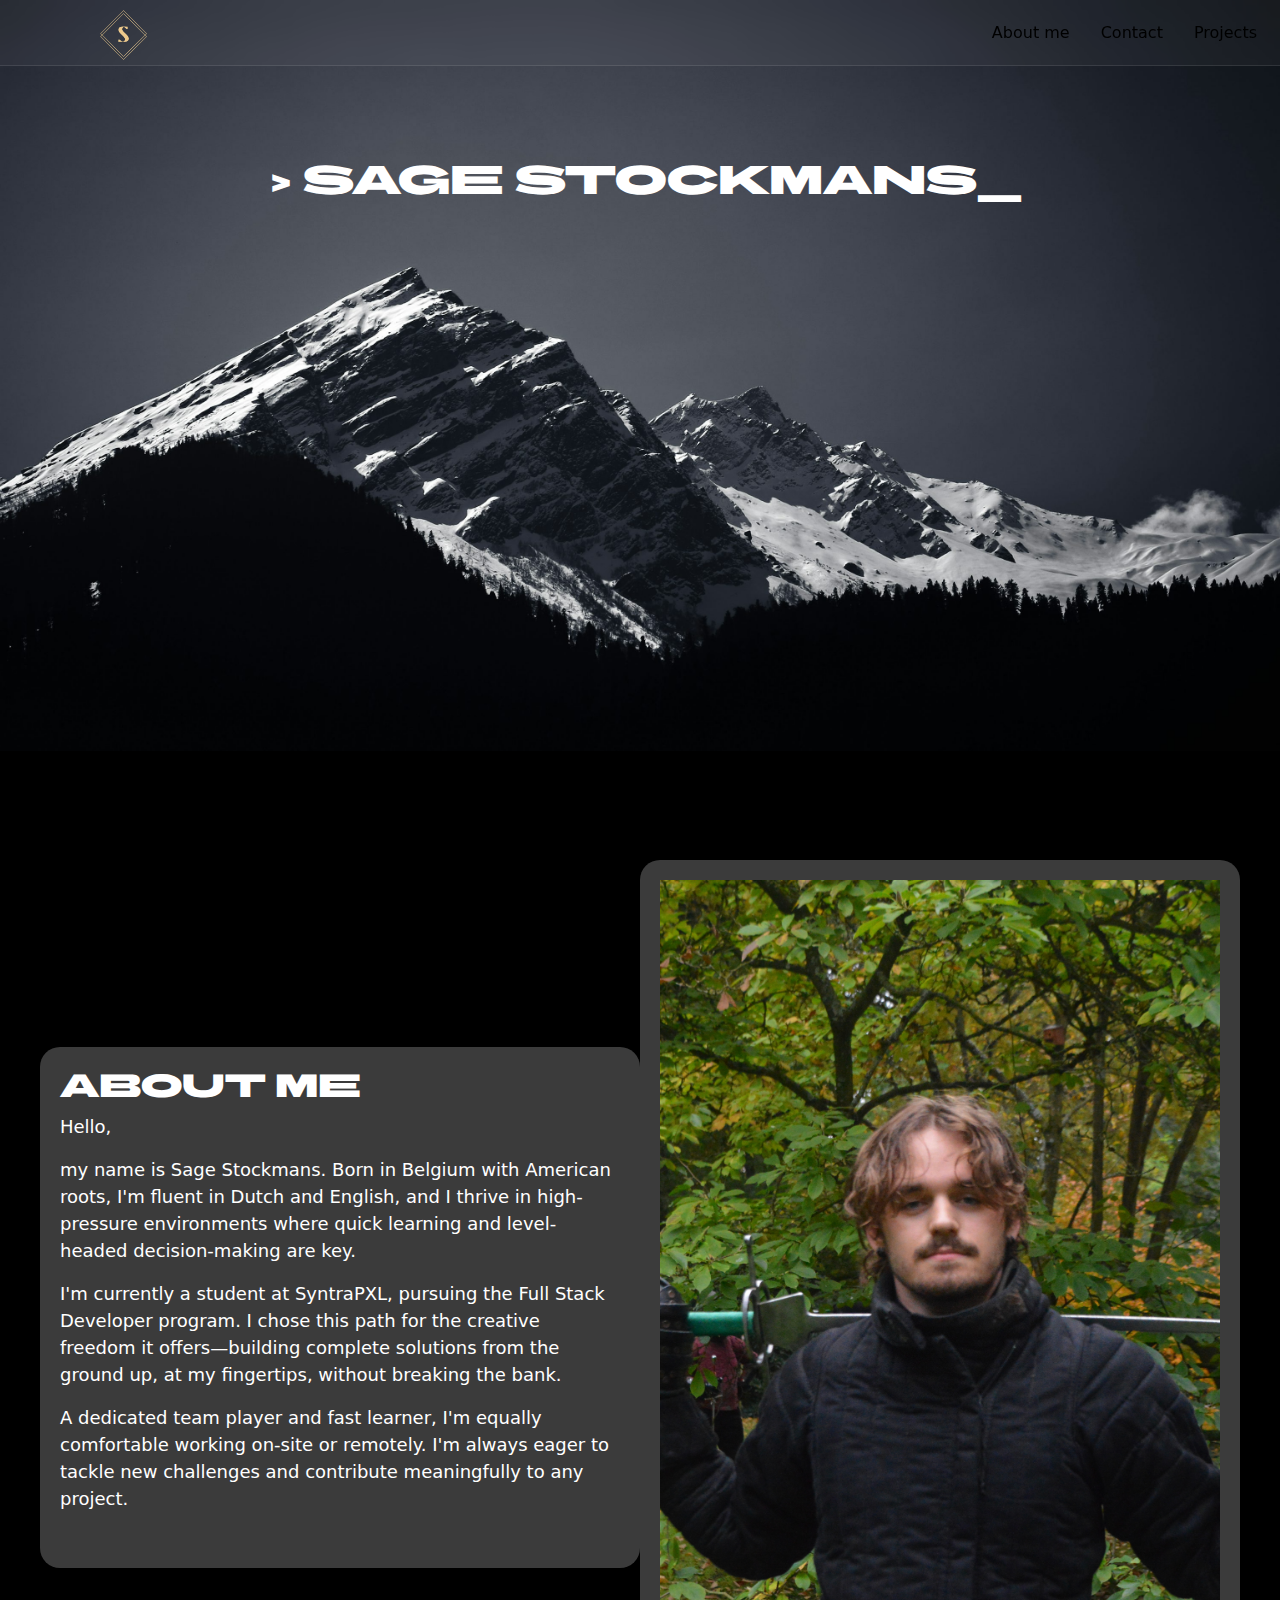
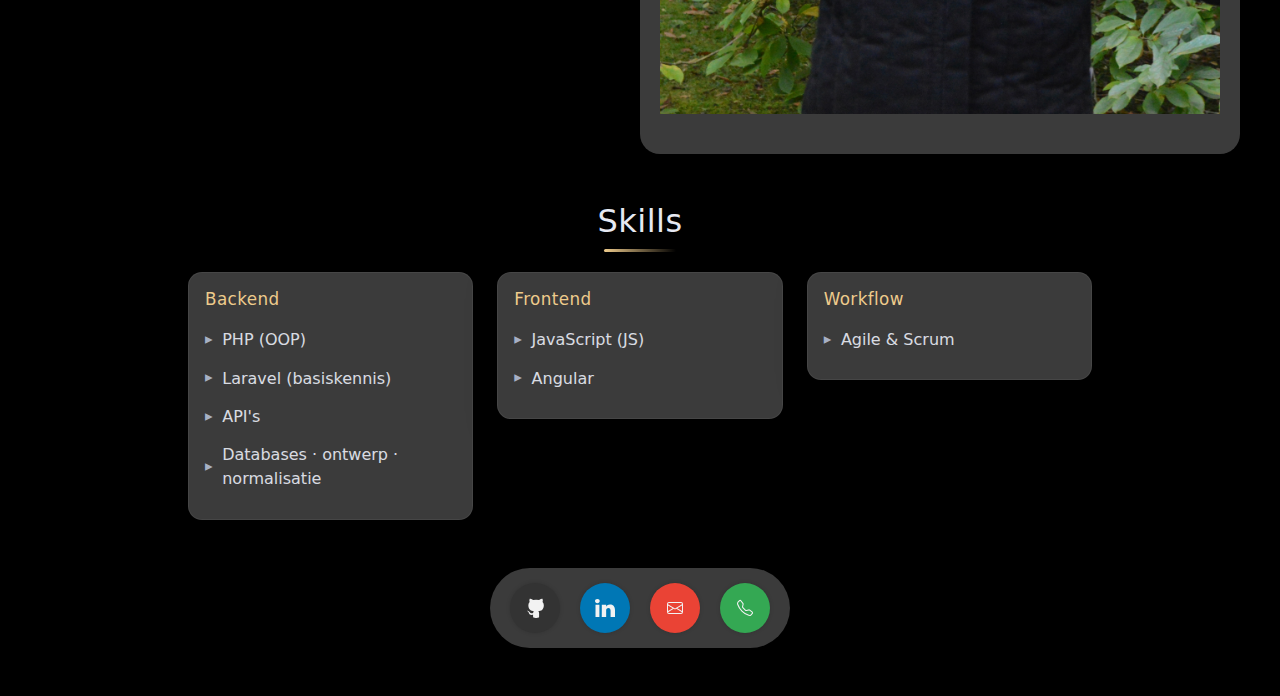
<file: index.html>
<!DOCTYPE html>
<html lang="en">

<head>

  <meta charset="UTF-8">
  <meta name="viewport" content="width=device-width, initial-scale=1.0">
  <title>Sage Stockmans</title>

  <!-- CSS -->
  <link href="https://cdn.jsdelivr.net/npm/bootstrap@5/dist/css/bootstrap.min.css" rel="stylesheet">
  <link rel="stylesheet" href="styles.css">

  <!-- Favicon -->
  <link rel="icon" type="image/png" href="Images/favicon-96x96.png" sizes="96x96" />
  <link rel="icon" type="image/svg+xml" href="Images/favicon.svg" />
  <link rel="shortcut icon" href="Images/favicon.ico" />
  <link rel="apple-touch-icon" sizes="180x180" href="Images/apple-touch-icon.png" />
  <meta name="apple-mobile-web-app-title" content="Sage Stockmans" />
  <link rel="manifest" href="Images/site.webmanifest" />

  <!-- Font -->
  <link rel="preconnect" href="https://fonts.googleapis.com">
  <link rel="preconnect" href="https://fonts.gstatic.com" crossorigin>
  <link href="https://fonts.googleapis.com/css2?family=BBH+Sans+Bartle&display=swap" rel="stylesheet">

</head>

<body class="home" id="home">

  <!-- Top menu -->
  <div class="menu">

    <div>
      <a href="index.html"><img class="image" src="Images/logo-t.png" alt="car" height="50px" width="auto"
          href="#home"></a>
    </div>

    <!-- Navigation menu -->
    <nav class="navbar navbar-expand-lg">

      <button class="navbar-toggler" type="button" data-bs-toggle="collapse" data-bs-target="#navbarNav"
        aria-controls="navbarNav" aria-expanded="false" aria-label="Toggle navigation">
        <span class="navbar-toggler-icon"></span>
      </button>
      <div class="collapse navbar-collapse" id="navbarNav">
        <ul class="navbar-nav">

          <li class="nav-item">
            <a class="nav-link" href="#aboutme">About me</a>
          </li>
          <li class="nav-item">
            <a class="nav-link" href="#con">Contact</a>
          </li>
          <li class="nav-item">
            <a class="nav-link" href="projects.html">Projects</a>
          </li>

        </ul>
      </div>
    </nav>

  </div>


  <!-- Title -->
  <div class="top bbh-sans-bartle-regular">
    <div>
      &gt; Sage Stockmans<span class="cursor">_</span>
    </div>
  </div>


  <div id="aboutme"></div>


  <!-- About me -->
  <div class="about">


    <!-- Title + text -->
    <div class="about-text hp">
      <h2 class="bbh-sans-bartle-regular">About Me</h2>
      <div class="content">
        <p>Hello,</p>
        <p>my name is Sage Stockmans. Born in Belgium with American roots, I'm fluent in Dutch and English, and I thrive
          in high-pressure environments where quick learning and level-headed decision-making are key.</p>
        <p>I'm currently a student at SyntraPXL, pursuing the Full Stack Developer program. I chose this path for the
          creative freedom it offers—building complete solutions from the ground up, at my fingertips, without breaking
          the bank.</p>
        <p>A dedicated team player and fast learner, I'm equally comfortable working on-site or remotely. I'm always
          eager
          to tackle new challenges and contribute meaningfully to any project.</p>
      </div>
    </div>

    <!-- Image -->
    <div class="about-image">
      <img src="Images/DSC_0568.JPG" alt="Sage" class="img-fluid person">
    </div>

  </div>






  <!-- Skills Section -->
  <section class="skills">
    <h2>Skills</h2>

    <div class="container">
      <div class="row g-4">
        <div class="col-md-4">
          <article class="skill-card">
            <h3>Backend</h3>
            <ul>
              <li><span>PHP (OOP)</span></li>
              <li><span>Laravel (basiskennis)</span></li>
              <li><span>API's</span></li>
              <li><span>Databases · ontwerp · normalisatie</span></li>
            </ul>
          </article>
        </div>

        <div class="col-md-4">
          <article class="skill-card">
            <h3>Frontend</h3>
            <ul>
              <li><span>JavaScript (JS)</span></li>
              <li><span>Angular</span></li>
            </ul>
          </article>
        </div>

        <div class="col-md-4">
          <article class="skill-card">
            <h3>Workflow</h3>
            <ul>
              <li><span>Agile & Scrum</span></li>
            </ul>
          </article>
        </div>
      </div>
    </div>
  </section>

  <!-- Contact info -->
  <div class="contact" id="con">
    <div>
      <div class="social-buttons">
        <a href="https://github.com/TheAbyssSage" target="_blank" class="social-button github" aria-label="GitHub">
          <svg class="cf-icon-svg" xmlns="http://www.w3.org/2000/svg" viewBox="-2.5 0 19 19">
            <path
              d="M9.464 17.178a4.506 4.506 0 0 1-2.013.317 4.29 4.29 0 0 1-2.007-.317.746.746 0 0 1-.277-.587c0-.22-.008-.798-.012-1.567-2.564.557-3.105-1.236-3.105-1.236a2.44 2.44 0 0 0-1.024-1.348c-.836-.572.063-.56.063-.56a1.937 1.937 0 0 1 1.412.95 1.962 1.962 0 0 0 2.682.765 1.971 1.971 0 0 1 .586-1.233c-2.046-.232-4.198-1.023-4.198-4.554a3.566 3.566 0 0 1 .948-2.474 3.313 3.313 0 0 1 .091-2.438s.773-.248 2.534.945a8.727 8.727 0 0 1 4.615 0c1.76-1.193 2.532-.945 2.532-.945a3.31 3.31 0 0 1 .092 2.438 3.562 3.562 0 0 1 .947 2.474c0 3.54-2.155 4.32-4.208 4.548a2.195 2.195 0 0 1 .625 1.706c0 1.232-.011 2.227-.011 2.529a.694.694 0 0 1-.272.587z">
            </path>
          </svg>
        </a>

        <a href="https://www.linkedin.com/in/sage-stockmans-91090038b?utm_source=share&utm_campaign=share_via&utm_content=profile&utm_medium=ios_app"
          target="_blank" class="social-button linkedin" aria-label="LinkedIn">
          <svg viewBox="0 -2 44 44" version="1.1" xmlns="http://www.w3.org/2000/svg"
            xmlns:xlink="http://www.w3.org/1999/xlink">
            <g id="Icons" stroke="none" stroke-width="1">
              <g transform="translate(-702.000000, -265.000000)">
                <path
                  d="M746,305 L736.2754,305 L736.2754,290.9384 C736.2754,287.257796 734.754233,284.74515 731.409219,284.74515 C728.850659,284.74515 727.427799,286.440738 726.765522,288.074854 C726.517168,288.661395 726.555974,289.478453 726.555974,290.295511 L726.555974,305 L716.921919,305 C716.921919,305 717.046096,280.091247 716.921919,277.827047 L726.555974,277.827047 L726.555974,282.091631 C727.125118,280.226996 730.203669,277.565794 735.116416,277.565794 C741.21143,277.565794 746,281.474355 746,289.890824 L746,305 L746,305 Z M707.17921,274.428187 L707.117121,274.428187 C704.0127,274.428187 702,272.350964 702,269.717936 C702,267.033681 704.072201,265 707.238711,265 C710.402634,265 712.348071,267.028559 712.41016,269.710252 C712.41016,272.34328 710.402634,274.428187 707.17921,274.428187 L707.17921,274.428187 L707.17921,274.428187 Z M703.109831,277.827047 L711.685795,277.827047 L711.685795,305 L703.109831,305 L703.109831,277.827047 L703.109831,277.827047 Z"
                  id="LinkedIn"></path>
              </g>
            </g>
          </svg>
        </a>

        <a href="mailto:sage.stockmans@pm.me" class="social-button email" aria-label="Email">
          <svg xmlns="http://www.w3.org/2000/svg" width="16" height="16" fill="currentColor" class="bi bi-envelope"
            viewBox="0 0 16 16">
            <path
              d="M0 4a2 2 0 0 1 2-2h12a2 2 0 0 1 2 2v8a2 2 0 0 1-2 2H2a2 2 0 0 1-2-2zm2-1a1 1 0 0 0-1 1v.217l7 4.2 7-4.2V4a1 1 0 0 0-1-1zm13 2.383-4.708 2.825L15 11.105zm-.034 6.876-5.64-3.471L8 9.583l-1.326-.795-5.64 3.47A1 1 0 0 0 2 13h12a1 1 0 0 0 .966-.741M1 11.105l4.708-2.897L1 5.383z" />
          </svg>
        </a>

        <a href="tel:+32460948575" class="social-button phone" aria-label="Phone">
          <svg xmlns="http://www.w3.org/2000/svg" width="16" height="16" fill="currentColor" class="bi bi-telephone"
            viewBox="0 0 16 16">
            <path
              d="M3.654 1.328a.678.678 0 0 0-1.015-.063L1.605 2.3c-.483.484-.661 1.169-.45 1.77a17.6 17.6 0 0 0 4.168 6.608 17.6 17.6 0 0 0 6.608 4.168c.601.211 1.286.033 1.77-.45l1.034-1.034a.678.678 0 0 0-.063-1.015l-2.307-1.794a.68.68 0 0 0-.58-.122l-2.19.547a1.75 1.75 0 0 1-1.657-.459L5.482 8.062a1.75 1.75 0 0 1-.46-1.657l.548-2.19a.68.68 0 0 0-.122-.58zM1.884.511a1.745 1.745 0 0 1 2.612.163L6.29 2.98c.329.423.445.974.315 1.494l-.547 2.19a.68.68 0 0 0 .178.643l2.457 2.457a.68.68 0 0 0 .644.178l2.189-.547a1.75 1.75 0 0 1 1.494.315l2.306 1.794c.829.645.905 1.87.163 2.611l-1.034 1.034c-.74.74-1.846 1.065-2.877.702a18.6 18.6 0 0 1-7.01-4.42 18.6 18.6 0 0 1-4.42-7.009c-.362-1.03-.037-2.137.703-2.877z" />
          </svg>
        </a>
      </div>

    </div>

  </div>

  <br>
  <script src="https://cdn.jsdelivr.net/npm/bootstrap@5/dist/js/bootstrap.bundle.min.js"></script>
</body>

</html>
</file>
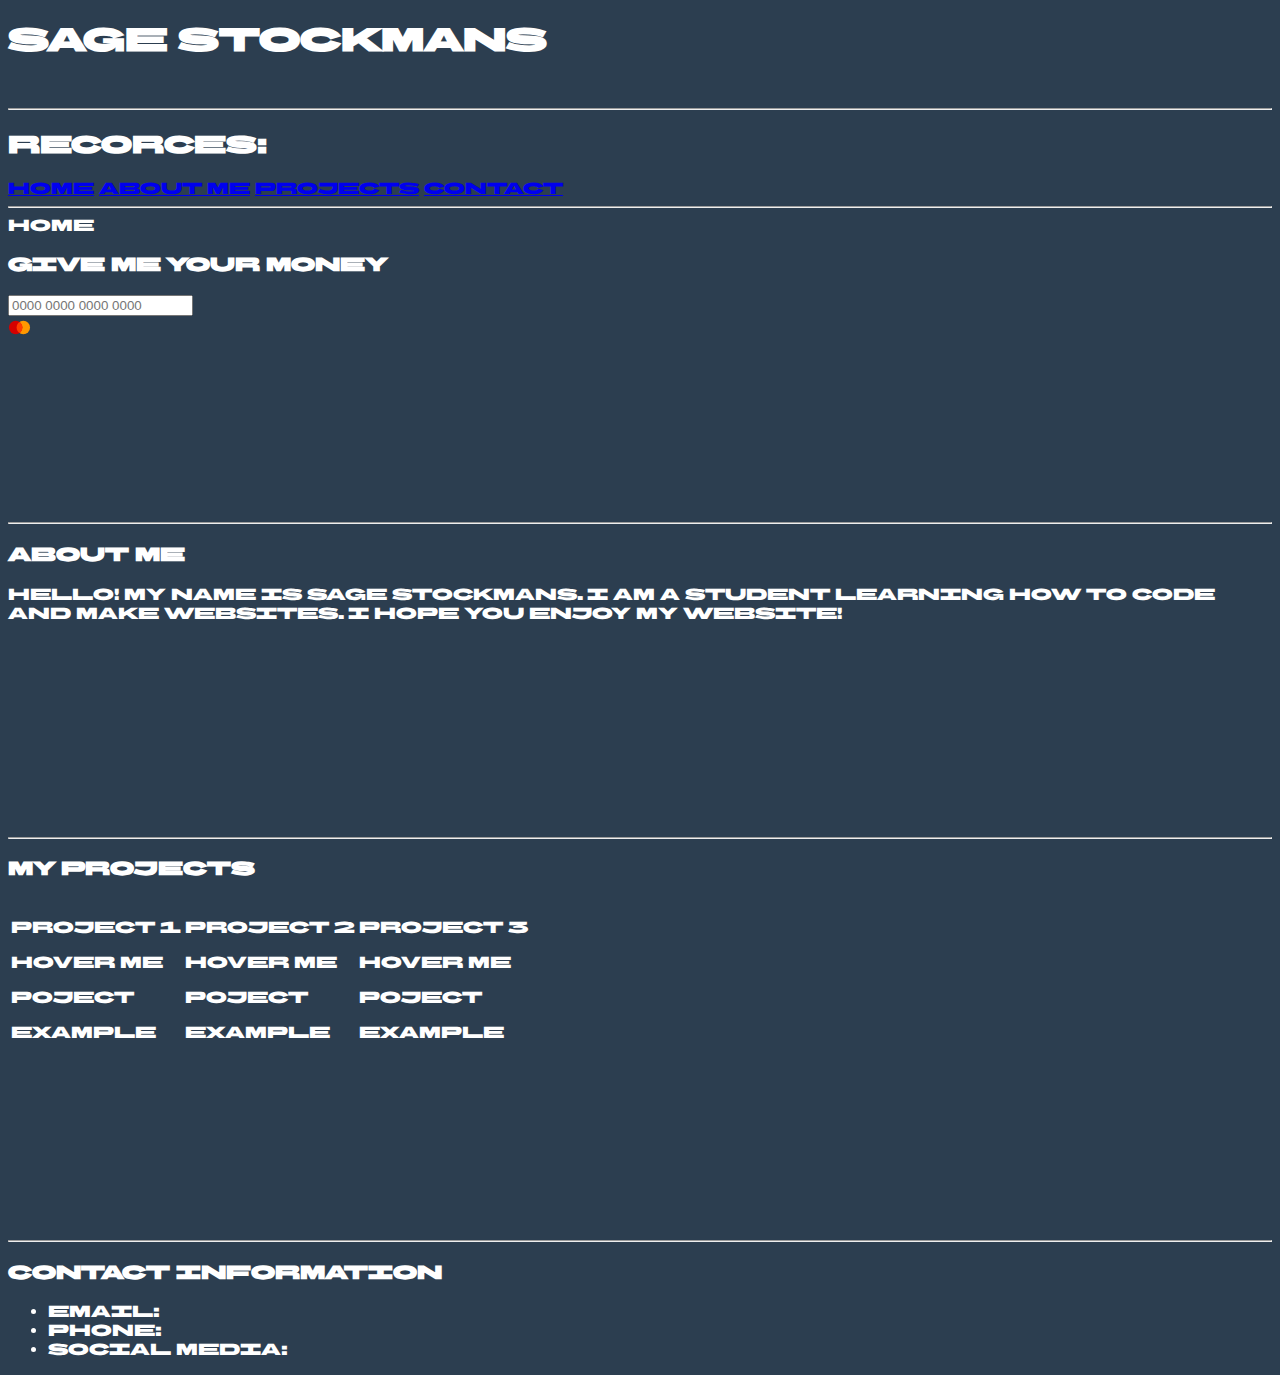
<file: 2.html>
<!DOCTYPE html>
<html lang="en">
<head>
    <meta charset="UTF-8">
    <meta name="viewport" content="width=device-width, initial-scale=1.0">
    <title>Document</title>

        <link rel="preconnect" href="https://fonts.googleapis.com">
        <link rel="preconnect" href="https://fonts.gstatic.com" crossorigin>
        <link href="https://fonts.googleapis.com/css2?family=BBH+Sans+Bartle&display=swap" rel="stylesheet">

    <link rel="stylesheet" href="index.css">

    <style>
        body {
            color: white
        }


    </style>

</head>

<body style="background-color: #2c3e50; font-family: 'BBH Sans Bartle', sans-serif;">
    
    <h1 id="title">Sage Stockmans</h1>

    <br>

        <hr>

    <h2>
        Recorces:
    </h2>

    <dev>
        <a href="#home">HOME</a>
	    <a href="#aboutme">ABOUT ME</a>
        <a href="#projects">PROJECTS</a>
	    <a href="#contact">CONTACT</a>
    </dev>

        <hr>

    <div id="home">Home<div>

        <h3>Give Me Your Money</h3>

        <div class="InputContainer">
            <input placeholder="0000 0000 0000 0000" id="input" class="input" name="text" type="text">
                <div class="visaCard">
                <svg viewBox="0 0 48 48" height="23" width="23" y="0px" x="0px" xmlns="http://www.w3.org/2000/svg" class="logo">
            <path d="M32 10A14 14 0 1 0 32 38A14 14 0 1 0 32 10Z" fill="#ff9800"></path><path d="M16 10A14 14 0 1 0 16 38A14 14 0 1 0 16 10Z" fill="#d50000"></path><path d="M18,24c0,4.755,2.376,8.95,6,11.48c3.624-2.53,6-6.725,6-11.48s-2.376-8.95-6-11.48 C20.376,15.05,18,19.245,18,24z" fill="#ff3d00"></path>
            </svg>
        </div>

</div>

        <br>

        <br>

        <br>

        <br>

        <br>

        <br>

        <br>

        <br>

        <br>

            <hr>

    <div id="aboutme"><h3>About Me</h3></div>
    <table>
        <p id="">
            Hello! My name is Sage Stockmans. I am a student learning how to code and make websites. I hope you enjoy my website!
        </p>
    </table>

        <br>

        <br>

        <br>

        <br>

        <br>

        <br>

        <br>

        <br>

        <br>

        <br>

            <hr>

    <div id="projects"><h3>My Projects</h3></div>
        
        <table>
            <tr>
                <td>
                    <div class="flip-card">
                        <div class="flip-card-inner">
                            <div class="flip-card-front">
                                <p class="title">PROJECT 1</p>
                                <p>Hover Me</p>
                            </div>
                            <div class="flip-card-back">
                                <p class="title">Poject</p>
                                <p>Example</p>
                            </div>
                        </div>
                    </div>
                </td>

                <td>
                    <div class="flip-card">
                        <div class="flip-card-inner">
                            <div class="flip-card-front">
                                <p class="title">PROJECT 2</p>
                                <p>Hover Me</p>
                            </div>
                            <div class="flip-card-back">
                                <p class="title">Poject</p>
                                <p>Example</p>
                            </div>
                        </div>
                    </div>
                </td>

                <td>
                    <div class="flip-card">
                        <div class="flip-card-inner">
                            <div class="flip-card-front">
                                <p class="title">PROJECT 3</p>
                                <p>Hover Me</p>
                            </div>
                            <div class="flip-card-back">Poject</p>
                                <p>Example</p>
                            </div>
                        </div>
                    </div>

            </tr>
        </table>

        <br>

        <br>

        <br>

        <br>

        <br>

        <br>

        <br>

        <br>

        <br>

            <hr>

    <div id="contact"><h3>Contact Information</h3></div>
        <ul>
            <li>Email:</li>
            <li>Phone:</li>
            <li>Social Media:</li>
        </ul>

</body>
</html>
</file>
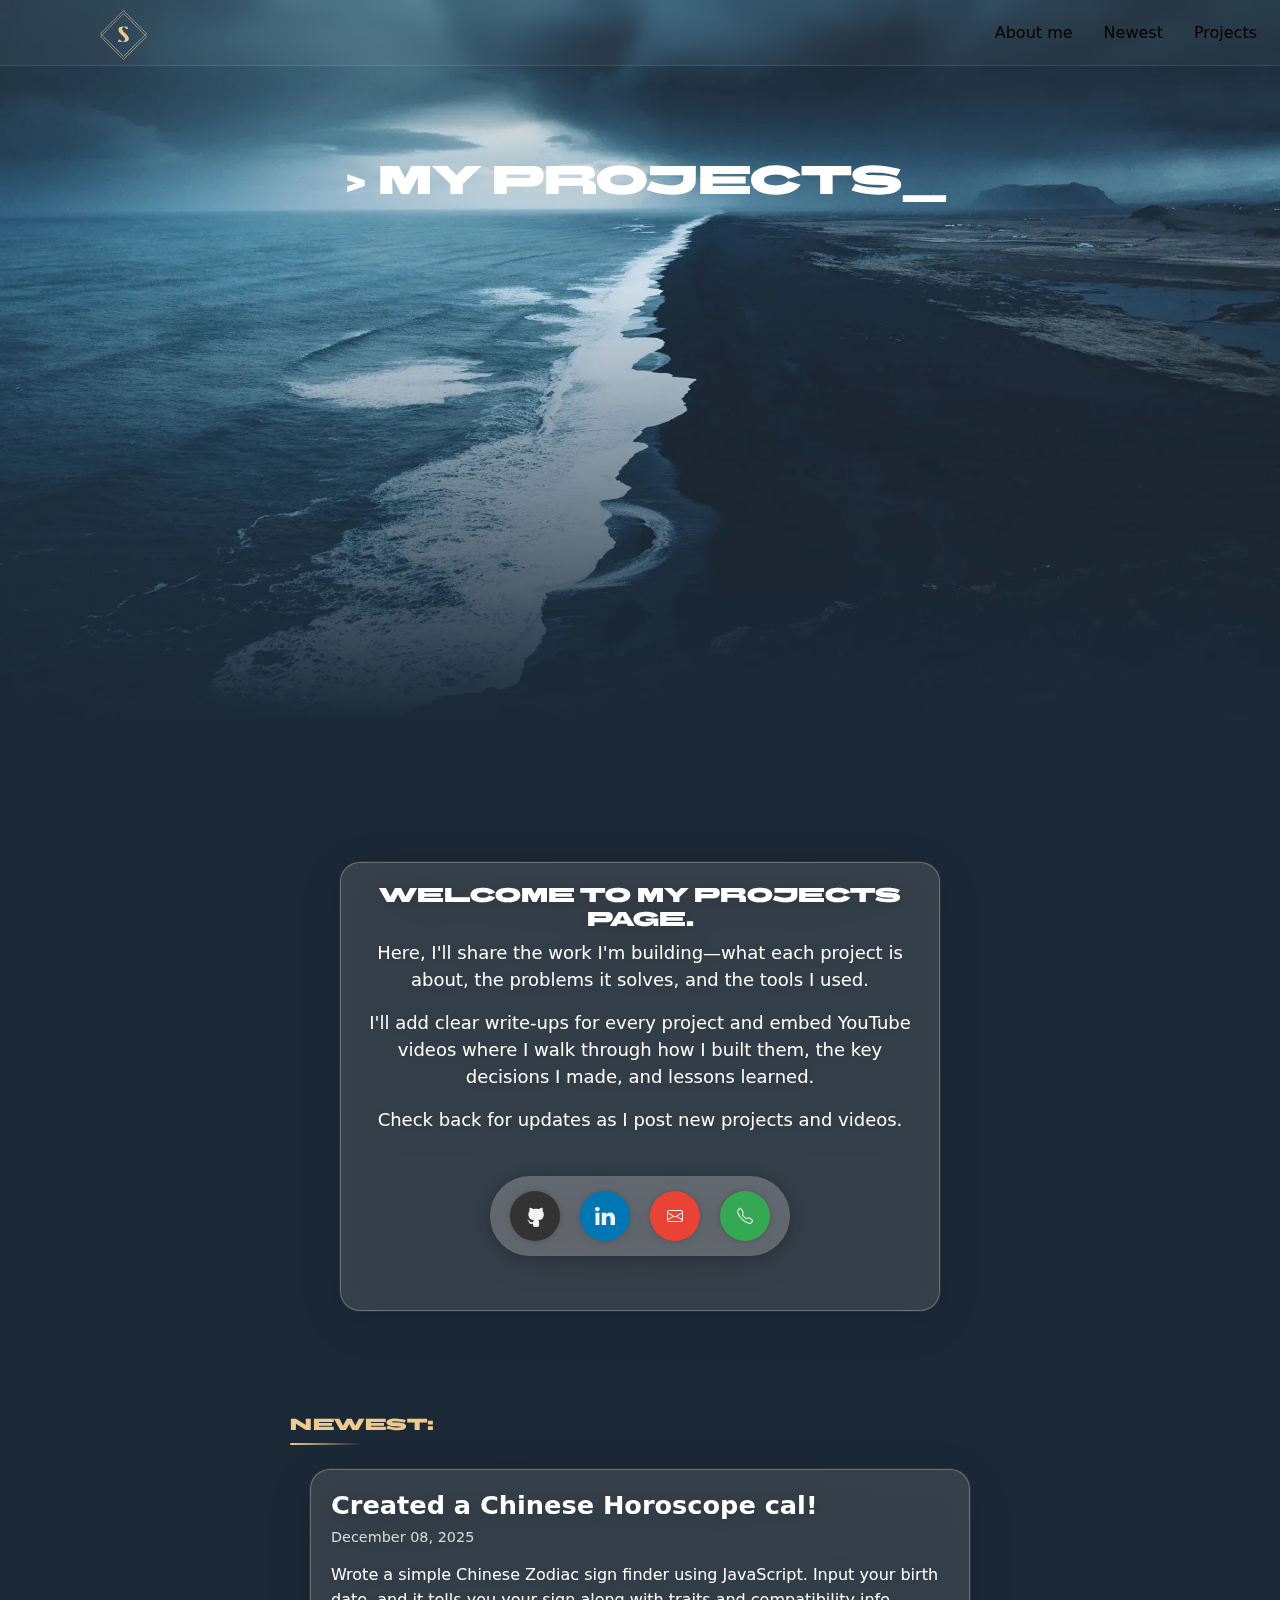
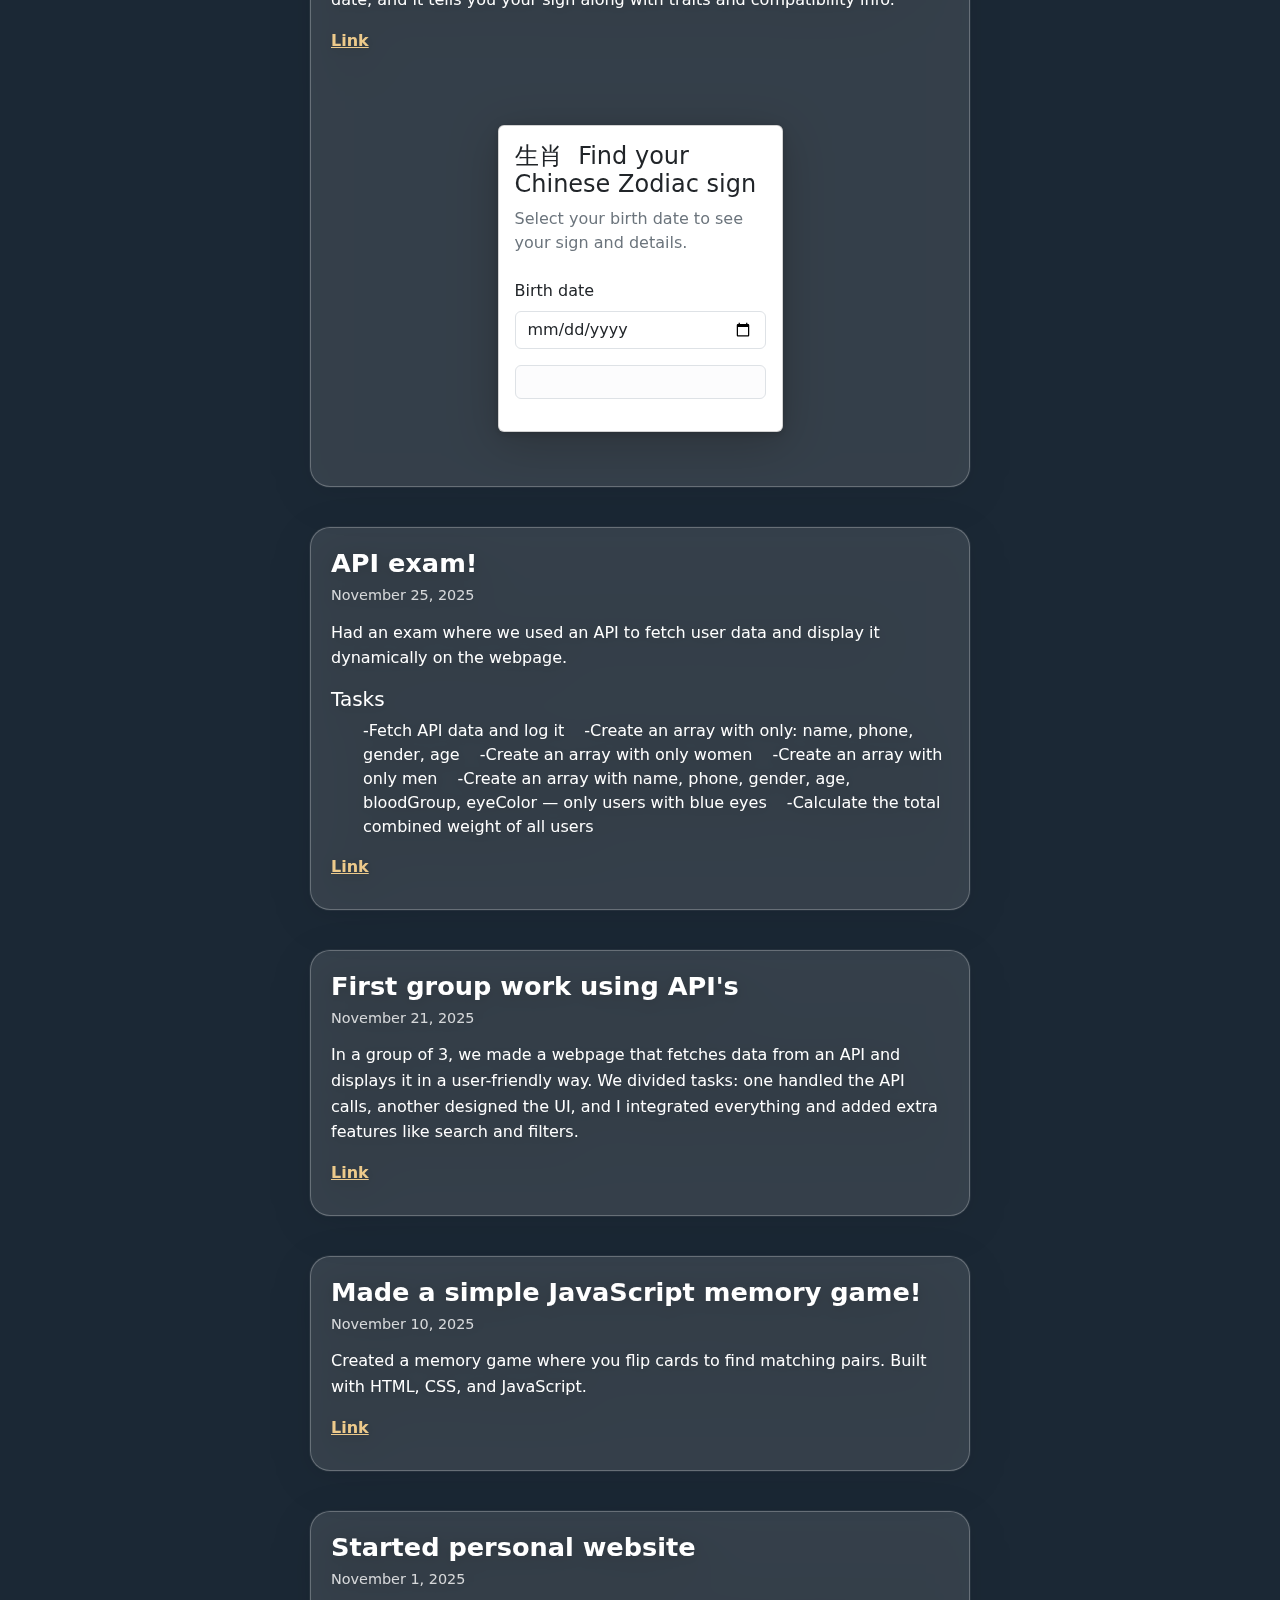
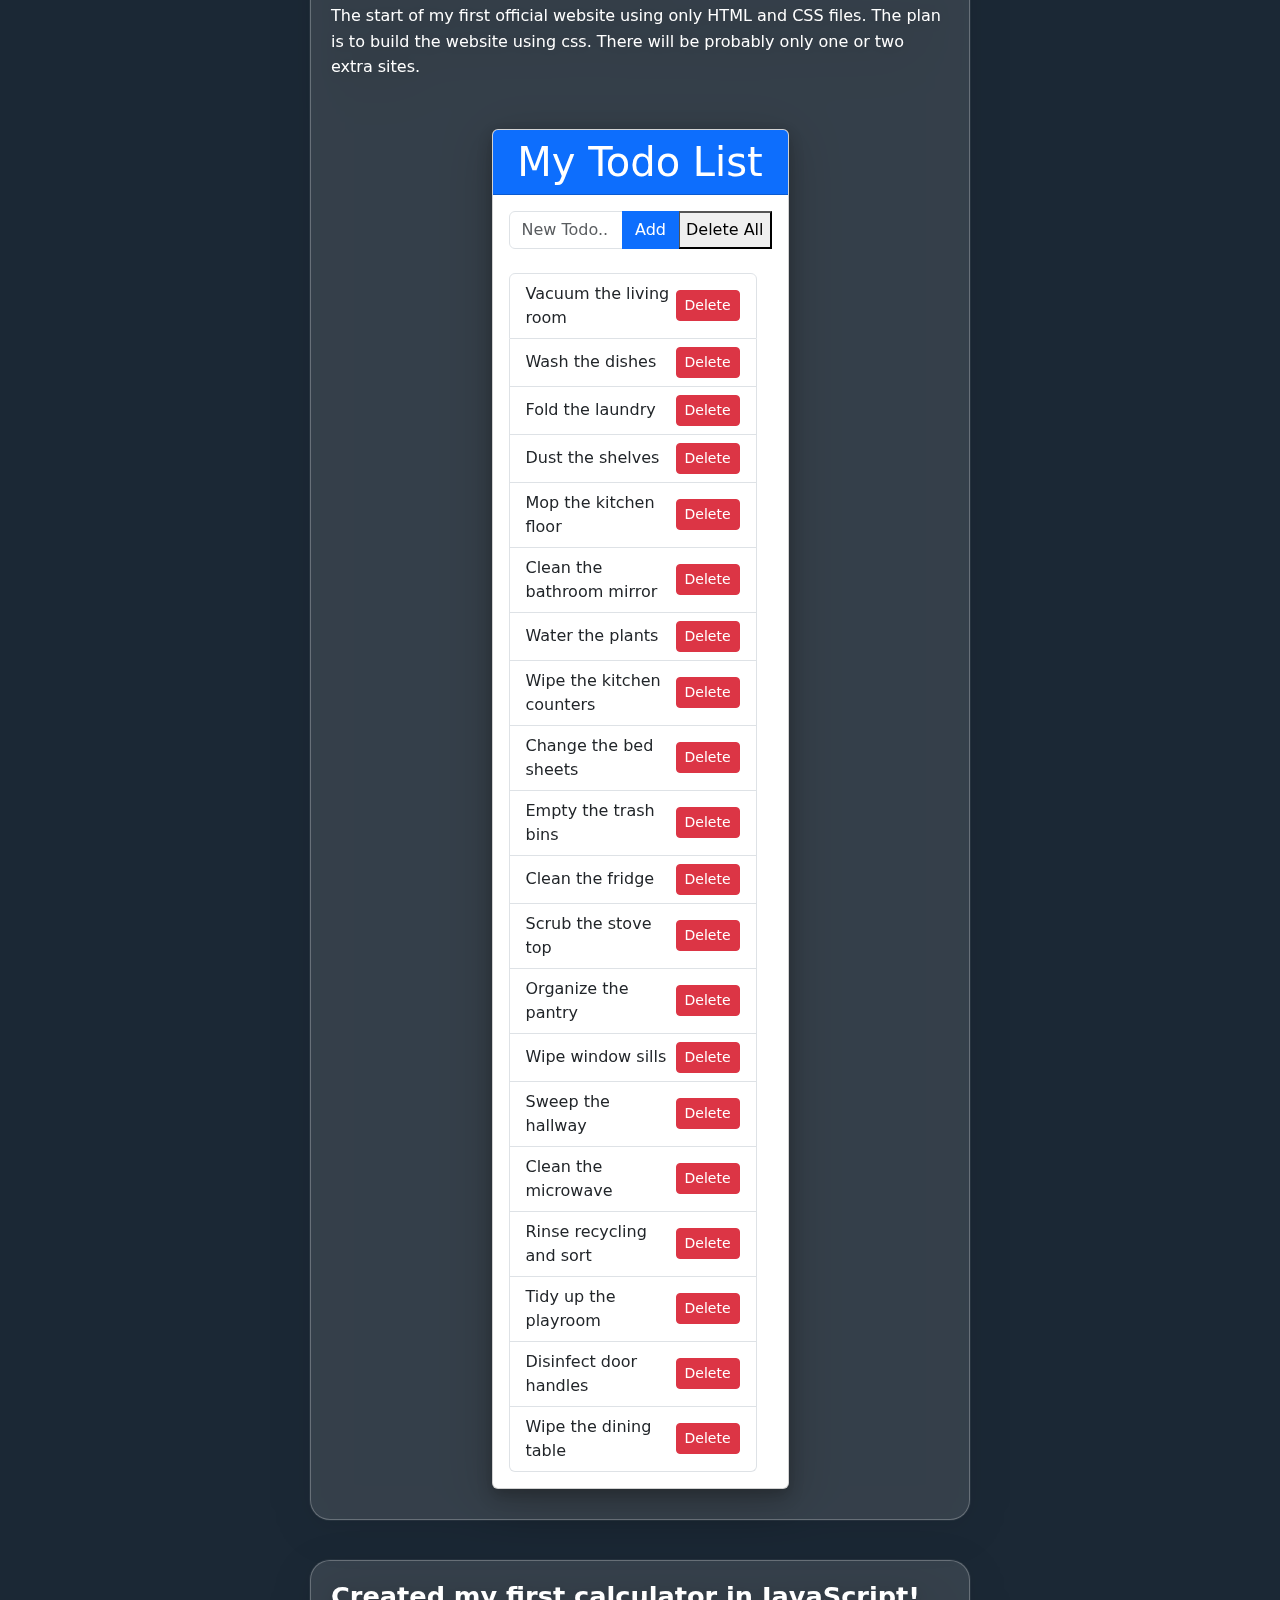
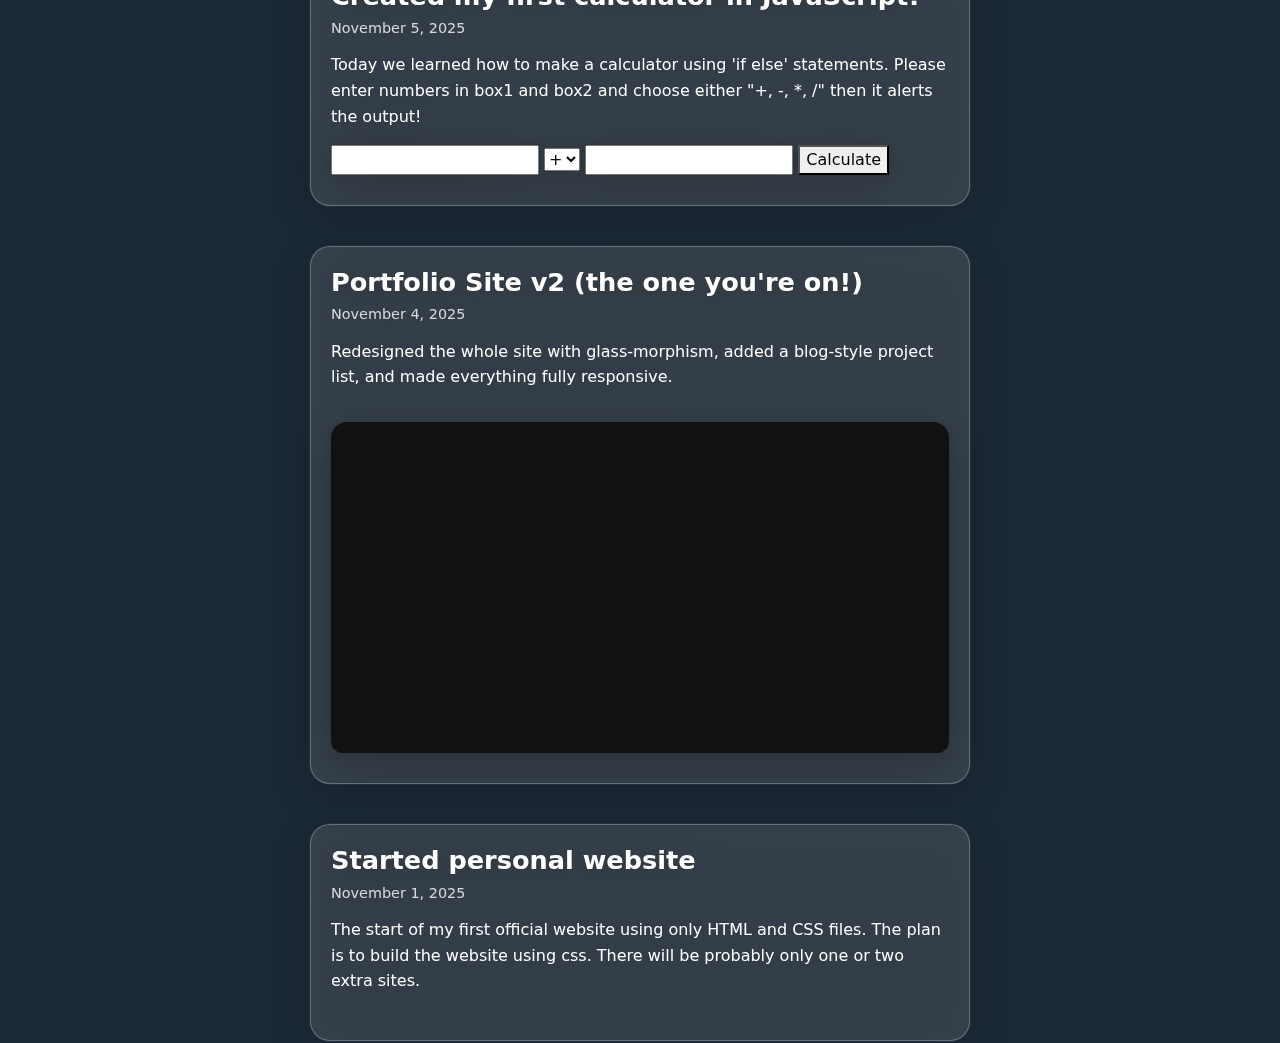
<file: projects.html>
<!DOCTYPE html>
<html lang="en">

<head>
    <meta charset="UTF-8">
    <meta name="viewport" content="width=device-width, initial-scale=1.0">

    <title>Projects - Sage Stockmans</title>

    <link rel="stylesheet" href="styles.css">
    <link href="https://cdn.jsdelivr.net/npm/bootstrap@5/dist/css/bootstrap.min.css" rel="stylesheet">


    <!-- Favicon -->
    <link rel="icon" type="image/png" href="Images/favicon-96x96.png" sizes="96x96" />
    <link rel="icon" type="image/svg+xml" href="Images/favicon.svg" />
    <link rel="shortcut icon" href="Images/favicon.ico" />
    <link rel="apple-touch-icon" sizes="180x180" href="Images/apple-touch-icon.png" />
    <meta name="apple-mobile-web-app-title" content="Sage Stockmans" />
    <link rel="manifest" href="Images/web-app-manifest-512x512.png" />

    <!-- Font -->
    <link rel="preconnect" href="https://fonts.googleapis.com">
    <link rel="preconnect" href="https://fonts.gstatic.com" crossorigin>
    <link href="https://fonts.googleapis.com/css2?family=BBH+Sans+Bartle&display=swap" rel="stylesheet">
</head>

<body class="projects_home" id="projects">

    <!-- Top menu -->
    <div class="menu">

        <div class="homeback">
            <a href="index.html"><img class="image" src="Images/logo-t.png" alt="car" height="50px" width="auto"
                    href="#home"></a>
        </div>

        <!-- Navigation menu -->
        <nav class="navbar navbar-expand-lg">

            <button class="navbar-toggler" type="button" data-bs-toggle="collapse" data-bs-target="#navbarNav"
                aria-controls="navbarNav" aria-expanded="false" aria-label="Toggle navigation">
                <span class="navbar-toggler-icon"></span>
            </button>
            <div class="collapse navbar-collapse" id="navbarNav">
                <ul class="navbar-nav">
                    <li class="nav-item">
                        <a class="nav-link" href="index.html">About me</a>
                    </li>
                    <li class="nav-item">
                        <a class="nav-link" href="#contact">Newest</a>
                    </li>
                    <li class="nav-item">
                        <a class="nav-link" href="projects.html">Projects</a>
                    </li>
                </ul>
            </div>
        </nav>

    </div>

    <!-- Title -->
    <div class="top">
        <div class="bbh-sans-bartle-regular">
            &gt; My Projects<span class="cursor">_</span>
        </div>
    </div>

    <!-- Explanation -->
    <div class="projects" style="text-align: center">
        <div>
            <h5 class="bbh-sans-bartle-regular" style="margin-left: auto; margin-right: auto;">Welcome to my Projects
                page.</h5>
            <p>Here, I'll share the work I'm building—what each project is about, the
                problems it solves, and the tools I used. </p>
            <p>I'll add clear write-ups for every project and embed YouTube videos where I walk through how I built
                them, the key decisions I made, and lessons learned. </p>
            <p style="margin-left: auto; margin-right: auto;">Check back for updates as I post new projects and videos.
            </p>

            <br>

            <!-- Contact info directly under intro -->
            <div class="contact" id="contact" style="margin-left: auto; margin-right: auto;">
                <div>
                    <div class="social-buttons">
                        <a href="https://github.com/TheAbyssSage" target="_blank" rel="noopener noreferrer"
                            class="social-button github" aria-label="GitHub">
                            <svg class="cf-icon-svg" viewBox="-2.5 0 19 19">
                                <path
                                    d="M9.464 17.178a4.506 4.506 0 0 1-2.013.317 4.29 4.29 0 0 1-2.007-.317.746.746 0 0 1-.277-.587c0-.22-.008-.798-.012-1.567-2.564.557-3.105-1.236-3.105-1.236a2.44 2.44 0 0 0-1.024-1.348c-.836-.572.063-.56.063-.56a1.937 1.937 0 0 1 1.412.95 1.962 1.962 0 0 0 2.682.765 1.971 1.971 0 0 1 .586-1.233c-2.046-.232-4.198-1.023-4.198-4.554a3.566 3.566 0 0 1 .948-2.474 3.313 3.313 0 0 1 .091-2.438s.773-.248 2.534.945a8.727 8.727 0 0 1 4.615 0c1.76-1.193 2.532-.945 2.532-.945a3.31 3.31 0 0 1 .092 2.438 3.562 3.562 0 0 1 .947 2.474c0 3.54-2.155 4.32-4.208 4.548a2.195 2.195 0 0 1 .625 1.706c0 1.232-.011 2.227-.011 2.529a.694.694 0 0 1-.272.587z">
                                </path>
                            </svg>
                        </a>

                        <a href="https://www.linkedin.com/in/sage-stockmans-91090038b?utm_source=share&utm_campaign=share_via&utm_content=profile&utm_medium=ios_app"
                            target="_blank" rel="noopener noreferrer" class="social-button linkedin"
                            aria-label="LinkedIn">
                            <svg viewBox="0 -2 44 44" version="1.1">
                                <g id="Icons" stroke="none" stroke-width="1">
                                    <g transform="translate(-702.000000, -265.000000)">
                                        <path
                                            d="M746,305 L736.2754,305 L736.2754,290.9384 C736.2754,287.257796 734.754233,284.74515 731.409219,284.74515 C728.850659,284.74515 727.427799,286.440738 726.765522,288.074854 C726.517168,288.661395 726.555974,289.478453 726.555974,290.295511 L726.555974,305 L716.921919,305 C716.921919,305 717.046096,280.091247 716.921919,277.827047 L726.555974,277.827047 L726.555974,282.091631 C727.125118,280.226996 730.203669,277.565794 735.116416,277.565794 C741.21143,277.565794 746,281.474355 746,289.890824 L746,305 L746,305 Z M707.17921,274.428187 L707.117121,274.428187 C704.0127,274.428187 702,272.350964 702,269.717936 C702,267.033681 704.072201,265 707.238711,265 C710.402634,265 712.348071,267.028559 712.41016,269.710252 C712.41016,272.34328 710.402634,274.428187 707.17921,274.428187 L707.17921,274.428187 L707.17921,274.428187 Z M703.109831,277.827047 L711.685795,277.827047 L711.685795,305 L703.109831,305 L703.109831,277.827047 L703.109831,277.827047 Z"
                                            id="LinkedIn"></path>
                                    </g>
                                </g>
                            </svg>
                        </a>

                        <a href="mailto:sage.stockmans@pm.me" class="social-button email" aria-label="Email">
                            <svg width="16" height="16" fill="currentColor" class="bi bi-envelope" viewBox="0 0 16 16">
                                <path
                                    d="M0 4a2 2 0 0 1 2-2h12a2 2 0 0 1 2 2v8a2 2 0 0 1-2 2H2a2 2 0 0 1-2-2zm2-1a1 1 0 0 0-1 1v.217l7 4.2 7-4.2V4a1 1 0 0 0-1-1zm13 2.383-4.708 2.825L15 11.105zm-.034 6.876-5.64-3.471L8 9.583l-1.326-.795-5.64 3.47A1 1 0 0 0 2 13h12a1 1 0 0 0 .966-.741M1 11.105l4.708-2.897L1 5.383z" />
                            </svg>
                        </a>

                        <a href="tel:+32460948575" class="social-button phone" aria-label="Phone">
                            <svg width="16" height="16" fill="currentColor" class="bi bi-telephone" viewBox="0 0 16 16">
                                <path
                                    d="M3.654 1.328a.678.678 0 0 0-1.015-.063L1.605 2.3c-.483.484-.661 1.169-.45 1.77a17.6 17.6 0 0 0 4.168 6.608 17.6 17.6 0 0 0 6.608 4.168c.601.211 1.286.033 1.77-.45l1.034-1.034a.678.678 0 0 0-.063-1.015l-2.307-1.794a.68.68 0 0 0-.58-.122l-2.19.547a1.75 1.75 0 0 1-1.657-.459L5.482 8.062a1.75 1.75 0 0 1-.46-1.657l.548-2.19a.68.68 0 0 0-.122-.58zM1.884.511a1.745 1.745 0 0 1 2.612.163L6.29 2.98c.329.423.445.974.315 1.494l-.547 2.19a.68.68 0 0 0 .178.643l2.457 2.457a.68.68 0 0 0 .644.178l2.189-.547a1.75 1.75 0 0 1 1.494.315l2.306 1.794c.829.645.905 1.87.163 2.611l-1.034 1.034c-.74.74-1.846 1.065-2.877.702a18.6 18.6 0 0 1-7.01-4.42 18.6 18.6 0 0 1-4.42-7.009c-.362-1.03-.037-2.137.703-2.877z" />
                            </svg>
                        </a>
                    </div>
                </div>
            </div>
        </div>

    </div>

    <!-- label outside, but aligned to card width -->
    <div class="newest-label"
        style="width: min(700px, 90%); margin: 8px auto 12px; text-align: left; color: #EECB8C; font-family: 'BBH Sans Bartle', sans-serif; margin-bottom: -90px; margin-top: 100px;">
        Newest:</div>





    <!--  BLOG LIST (newest on top) -->
    <section class="projects blog-list">

        <!-- --- -->

        <!-- article -->
        <article class="project-entry">
            <h2 class="entry-title">Started personal website</h2>
            <time class="entry-date" datetime="2025-11-01">November 1, 2025</time>

            <p class="entry-text">
                The start of my first official website using only HTML and CSS files. The plan is to build the website
                using css. There will be probably only one or two extra sites.
            </p>

        </article>

        <!-- --- -->

        <!-- article -->
        <article class="project-entry">
            <h2 class="entry-title">Portfolio Site v2 (the one you're on!)</h2>
            <time class="entry-date" datetime="2025-11-04">November 4, 2025</time>

            <p class="entry-text">
                Redesigned the whole site with glass-morphism, added a blog-style project list,
                and made everything fully responsive.
            </p>

            <div class="youtube-wrapper">

                <!-- In your page (e.g., index.html) -->

                <div
                    style="position:relative; width:100%; max-width:900px; margin:16px 0; aspect-ratio:16/9; border-radius:16px; overflow:hidden; background:#111;">
                    <iframe width="560" height="315" src="https://www.youtube.com/embed/fIXSV_l7MtA?si=15npKkkn13fpnR0g"
                        title="YouTube video player" frameborder="0"
                        allow="accelerometer; autoplay; clipboard-write; encrypted-media; gyroscope; picture-in-picture; web-share"
                        referrerpolicy="strict-origin-when-cross-origin" allowfullscreen></iframe>
                </div>

                <br>

                <p style="margin:8px 0;">
                    If the video doesn't load, open directly:
                    <a href="https://www.youtube.com/watch?v=fIXSV_l7MtA&t=1s" target="_blank" rel="noopener noreferrer"
                        style="color: #EECB8C;">Watch on
                        YouTube</a>
                </p>
        </article>

        <!-- --- -->

        <!-- article -->
        <article class="project-entry">
            <h2 class="entry-title">Created my first calculator in JavaScript!</h2>
            <time class="entry-date" datetime="2025-11-05">November 5, 2025</time>

            <p class="entry-text">
                Today we learned how to make a calculator using 'if else' statements. Please enter numbers in box1 and
                box2 and choose either "+, -, *, /" then it alerts the output!
            </p>

            <!-- Calculater -->
            <div>
                <input class="box1" id="input1">

                <!-- Options -->
                <select id="operator">
                    <option value="+">+</option>
                    <option value="-">-</option>
                    <option value="*">*</option>
                    <option value="/">/</option>
                </select>

                <input class="box2" id="input2">

                <button onclick="calculate()">Calculate</button>
            </div>
        </article>

        <!-- --- -->

        <!-- article -->
        <article class="project-entry">
            <h2 class="entry-title">Started personal website</h2>
            <time class="entry-date" datetime="2025-11-01">November 1, 2025</time>

            <p class="entry-text">
                The start of my first official website using only HTML and CSS files. The plan is to build the website
                using css. There will be probably only one or two extra sites.
            </p>

            <hr>

            <div style="width: 100%; margin-left: auto; margin-right: auto;">
                <div class="row justify-content-center">
                    <div class="col-md-6">
                        <div class="card shadow">
                            <div class="card-header bg-primary text-white">
                                <h1 class="text-center mb-0">My Todo List</h1>
                            </div>
                            <div class="card-body">
                                <!-- Input form to add new todos -->
                                <div class="input-group mb-4">
                                    <input type="text" id="todoInput" class="form-control" placeholder="New Todo..."
                                        aria-label="New todo item">
                                    <button class="btn btn-primary" type="button" id="addBtn">
                                        Add
                                    </button>
                                    <button onclick="clearAllTodos()" class="delAll" type="button" id="delBtn">
                                        Delete All
                                    </button>
                                </div>

                                <!-- List to display todos -->
                                <ul id="todoList" class="list-group">
                                    <!-- Todo items will be dynamically added here -->
                                    <li>. . .</li>
                                </ul>
                            </div>
                        </div>
                    </div>
                </div>

        </article>

        <!-- --- -->

        <!-- article -->
        <article class="project-entry">
            <h2 class="entry-title">Made a simple JavaScript memory game!</h2>
            <time class="entry-date" datetime="2025-11-10">November 10, 2025</time>

            <p class="entry-text">
                Created a memory game where you flip cards to find matching pairs. Built with HTML, CSS, and JavaScript.
            </p>
            <a style="color: #edca8b; font-weight: 700; text-decoration: underline;"
                href="https://memory-game-simple.netlify.app/" target="_blank">Link</a>

        </article>

        <!-- --- -->

        <!-- article -->
        <article class="project-entry">
            <h2 class="entry-title">First group work using API's</h2>
            <time class="entry-date" datetime="2025-11-21">November 21, 2025</time>

            <p class="entry-text">
                In a group of 3, we made a webpage that fetches data from an API and displays it in a user-friendly way.
                We divided tasks: one handled the API calls, another designed the UI, and I integrated everything and
                added extra features like search and filters.
            </p>
            <a style="color: #edca8b; font-weight: 700; text-decoration: underline;"
                href="https://the-illuminates-weather-app.netlify.app/" target="_blank">Link</a>

        </article>

        <!-- --- -->

        <!-- article -->
        <article class="project-entry">
            <h2 class="entry-title">API exam!</h2>
            <time class="entry-date" datetime="2025-11-25">November 25, 2025</time>

            <p class="entry-text">
                Had an exam where we used an API to fetch user data and display it dynamically on the webpage.
            </p>
            <h5>Tasks</h5>
            <ol>
                <li>-Fetch API data and log it</li>
                <li>-Create an array with only: name, phone, gender, age</li>
                <li>-Create an array with only women</li>
                <li>-Create an array with only men</li>
                <li>-Create an array with name, phone, gender, age, bloodGroup, eyeColor — only users with blue eyes
                </li>
                <li>-Calculate the total combined weight of all users</li>
            </ol>

            <a style="color: #edca8b; font-weight: 700; text-decoration: underline;"
                href="https://bespoke-unicorn-2ea7aa.netlify.app/" target="_blank">Link</a>

        </article>

        <!-- --- -->

        <!-- article -->
        <article class="project-entry">
            <h2 class="entry-title">Created a Chinese Horoscope cal!</h2>
            <time class="entry-date" datetime="2025-12-08">December 08, 2025</time>

            <p class="entry-text">
                Wrote a simple Chinese Zodiac sign finder using JavaScript. Input your birth date, and it tells you your
                sign along with traits and compatibility info.
            </p>

            <a style="color: #edca8b; font-weight: 700; text-decoration: underline;"
                href="https://chinese-zodiac-s.netlify.app/" target="_blank">Link</a>

            <!-- Chinese Sign -->
            <main class="container-fluid py-4 mt-5">
                <div class="row justify-content-center">
                    <div class="col-12 col-md-8 col-lg-6">
                        <div class="card shadow-sm">
                            <div class="card-body">
                                <!-- Replace inside .card-body -->
                                <h1 class="h4 mb-2">
                                    <span class="title-ornament">生肖</span>
                                    <span class="ms-2">Find your Chinese Zodiac sign</span>
                                </h1>
                                <div class="section-divider"></div>

                                <p class="text-secondary mb-4">
                                    Select your birth date to see your sign and details.
                                </p>

                                <div id="zodiac" class="vstack gap-3">
                                    <div>
                                        <label for="birthdate" class="form-label">Birth date</label>
                                        <input id="birthdate" class="form-control" type="date" name="date" />
                                    </div>

                                    <div data-result class="alert alert-light border"></div>
                                </div>

                                <div id="searchResults" class="mt-4" style="display: none;">
                                    <h5>Search Results</h5>
                                    <div id="searchResultsContent" class="alert alert-light border"></div>
                                </div>

                            </div>
                        </div>
                    </div>
                </div>
            </main>

        </article>

        <!-- --- -->



        <br>

        <!-- Bootstrap JS (enables navbar toggler/collapse on small screens) -->
        <script src="https://cdn.jsdelivr.net/npm/bootstrap@5/dist/js/bootstrap.bundle.min.js"></script>
        <script src="projects.js"></script>
</body>

</html>
</file>
<file: styles.css>
html {
  scroll-behavior: smooth;
}

.home {
  background-color: black;
  background-image: url('Images/home.png');
  background-repeat: no-repeat;
  background-position: top center;
  background-size: cover;
  position: relative;
  height: 500px;
}

.bbh-sans-bartle-regular {
  font-family: "BBH Sans Bartle", sans-serif;
  font-weight: 400;
  font-style: normal;
}


/* ----------------------- */
/* Top bar */
.menu {
  display: flex;
  justify-content: space-between;
  align-items: center;
  border-bottom: 1px solid rgba(255, 255, 255, 0.1);
  position: fixed;
  top: 0;
  left: 0;
  right: 0;
  z-index: 1000;
  color: black;
  background-color: rgba(187, 187, 187, 0.05);
  backdrop-filter: blur(8px);
}

.menu>div {
  padding-right: 100px;
  padding-left: 100px;
  padding-top: 10px;
  padding-bottom: 5px;
  justify-content: space-between;
  color: #EECB8C;
  cursor: pointer;
}

li {
  display: inline;
  margin-right: 15px;
}

a,
a:link,
a:visited {
  color: inherit;
  text-decoration: none;
}

a:hover,
a:focus,
a:active {
  color: inherit;
  text-decoration: none;
  outline: none;
}



/* ----------------------- */
/* Title top of page */
.top {
  display: flex;
  align-items: center;
  padding-top: 150px;
  font-size: 40px;
  justify-content: center;
  color: white;
  margin-bottom: 650px;
}

.image {
  background-repeat: no-repeat;
  background-position: top center;
  background-size: cover;
  position: relative;
}

.cursor {
  display: inline-block;
  width: 0.6ch;
  animation: blink 1s steps(1, start) infinite;
}

@keyframes blink {

  0%,
  49% {
    opacity: 1;
  }

  50%,
  100% {
    opacity: 0;
  }
}



/* ----------------------- */
/* About page */
.about {
  display: flex;
  align-content: center;
  justify-content: center;
  align-items: center;
  position: relative;
  border-radius: 90px;
  box-shadow: white;
}

.about>div {
  display: flex;
  flex-direction: column;
  justify-content: left;
  align-items: left;
  width: 600px;
  color: white;
  background-color: rgba(255, 255, 255, 0.231);
  box-sizing: border-box;
  padding: 20px;
  padding-bottom: 40px;
  border-radius: 20px;
}

.about>div p {
  font-size: large;
}



/* ----------------------- */
/* Syntax */
:root {
  --bg: #0f1320;
  --card: rgba(255, 255, 255, 0.231);
  --text: #e6e9f2;
  --muted: #a7b0c4;
  --accent: #EECB8C;
  --ring: #eecc8cd4;
}

.skills {
  max-width: 960px;
  margin: 3rem auto;
  padding: 0 1rem;
  justify-items: center;
}

.skills h2 {
  font-size: 2rem;
  letter-spacing: 0.5px;
  color: var(--text);
  margin-bottom: 1.25rem;
  position: relative;
  justify-items: center;
}

.skills h2::after {
  content: "";
  display: block;
  width: 72px;
  height: 3px;
  margin-top: 0.5rem;
  background: linear-gradient(90deg, var(--accent), transparent);
  border-radius: 2px;
}

.skills-grid {
  display: grid;
  grid-template-columns: repeat(3, minmax(0, 1fr));
  gap: 1rem;

}

@media (max-width: 860px) {
  .skills-grid {
    grid-template-columns: repeat(2, 1fr);
  }
}

@media (max-width: 560px) {
  .skills-grid {
    grid-template-columns: 1fr;
  }
}

.skill-card {
  background: var(--card);
  border: 1px solid rgba(255, 255, 255, 0.06);
  border-radius: 14px;
  padding: 1rem 1rem 1.25rem;
  box-shadow:
    0 10px 30px rgba(0, 0, 0, 0.35),
    0 0 0 0 rgba(100, 255, 218, 0);
  transition: transform 160ms ease, box-shadow 160ms ease, border-color 160ms ease;
}

.skill-card:hover {
  transform: translateY(-2px);
  box-shadow: 0 14px 36px rgba(0, 0, 0, 0.45), 0 0 0 6px var(--ring);
  border-color: rgba(100, 255, 218, 0.35);
}

.skill-card h3 {
  font-size: 1.05rem;
  margin: 0 0 0.75rem;
  color: var(--accent);
  letter-spacing: 0.4px;
}

.skill-card ul {
  list-style: none;
  padding: 0;
  margin: 0;
}

.skill-card li {
  display: flex;
  align-items: center;
  gap: 0.6rem;
  padding: 0.45rem 0;
  color: var(--text);
}

.skill-card li::before {
  content: "▸";
  color: var(--muted);
  font-size: 0.95rem;
  transform: translateY(-1px);
}

.skill-card span {
  color: var(--text);
  opacity: 0.92;
}



/* ----------------------- */
/* Contact info */
.contact {
  display: flex;
  justify-content: center;
  align-items: center;
  margin-top: 50px;
  position: relative;
  margin-top: 0;
  padding-bottom: 24px;
}

.contact>div {
  display: inline-flex;
  justify-content: center;
  align-items: center;
  width: auto;
  max-width: 100%;
  box-sizing: border-box;
  padding: 0;
  background: transparent;
}

.social-buttons {
  display: flex;
  justify-content: center;
  align-items: center;
  background-color: rgba(255, 255, 255, 0.231);
  box-shadow: 0px 0px 15px #00000027;
  padding: 15px 10px;
  border-radius: 5em;
  border-right: 20px;
}

.social-button {
  display: flex;
  justify-content: center;
  align-items: center;
  width: 50px;
  height: 50px;
  border-radius: 50%;
  margin: 0 10px;
  background-color: #fff;
  box-shadow: 0px 0px 4px #00000027;
  transition: 0.3s;
}

.social-button:hover {
  background-color: #f2f2f2;
  box-shadow: 0px 0px 6px 3px #00000027;
}

.social-buttons svg {
  transition: 0.3s;
  height: 20px;
}

.github {
  background-color: #333;
}

.github svg {
  width: 25px;
  height: 25px;
  fill: #f2f2f2;
}

.github:hover svg {
  fill: #333;
}

.linkedin {
  background-color: #0077b5;
}

.linkedin svg {
  fill: #f2f2f2;
}

.linkedin:hover svg {
  fill: #0077b5;
}

.email {
  background-color: #ea4335;
}

.email svg {
  fill: #f2f2f2;
}

.email:hover svg {
  fill: #ea4335;
}

.phone {
  background-color: #34a853;
}

.phone svg {
  fill: #f2f2f2;
}

.phone:hover svg {
  fill: #34a853;
}






/* ----------------------------------------------- */






/* Projects */
.projects_home {
  background-color: #1B2835;
  background-image: url('Images/projects_bg.jpg');
  background-repeat: no-repeat;
  background-position: top center;
  background-size: cover;
  position: relative;
  height: 600px;
}


/* ----------------------- */
/* Projects list */
.projects {
  display: flex;
  justify-content: center;
  align-items: center;
  min-height: auto;
  padding: 2px 0;
  margin-top: 400px;
}


/* Glass card */
.projects>div {
  display: flex;
  flex-direction: column;
  justify-content: center;
  align-items: flex-start;
  width: 600px;
  font-size: large;
  box-sizing: border-box;
  padding: 20px 20px 30px;
  border-radius: 20px;
  background: rgba(255, 255, 255, 0.12);
  width: 600px;
  backdrop-filter: blur(12px);
  -webkit-backdrop-filter: blur(12px);
  border: 1px solid rgba(255, 255, 255, 0.25);
  outline: 1px solid rgba(255, 255, 255, 0.05);
  color: #fff;
  filter: drop-shadow(0 10px 24px rgba(0, 0, 0, 0.35)) drop-shadow(0 2px 6px rgba(0, 0, 0, 0.25));
}



/* BLOG LIST – newest on top */
.blog-list {
  display: flex;
  flex-direction: column-reverse;
  gap: 2.5rem;
  margin-top: 3rem;
  max-width: 660px;
  margin-left: auto;
  margin-right: auto;
}

/* "Newest:" label styling */
.newest-label {
  width: min(600px, 90%);
  margin: 8px auto 12px;
  font-family: "BBH Sans Bartle", sans-serif;
  font-size: 1rem;
  letter-spacing: 0.5px;
  color: #EECB8C;
  text-transform: none;
  display: block;
}

.newest-label::after {
  content: "";
  display: block;
  width: 72px;
  height: 2px;
  margin-top: 6px;
  background: linear-gradient(90deg, #EECB8C, transparent);
  border-radius: 2px;
}

.align-card {
  width: min(600px, 90%);
  margin: 8px auto 12px;
  text-align: left;
  font-family: "BBH Sans Bartle", sans-serif;
  font-size: 1rem;
  letter-spacing: 0.5px;
  color: #EECB8C;
}

.project-entry {
  display: flex;
  flex-direction: column;
  align-items: flex-start;
  width: 100%;
  padding: 20px 20px 30px;
  border-radius: 20px;
  background: rgba(255, 255, 255, 0.12);
  backdrop-filter: blur(12px);
  -webkit-backdrop-filter: blur(12px);
  border: 1px solid rgba(255, 255, 255, 0.25);
  outline: 1px solid rgba(255, 255, 255, 0.05);
  color: #fff;
  filter: drop-shadow(0 10px 24px rgba(0, 0, 0, 0.35)) drop-shadow(0 2px 6px rgba(0, 0, 0, 0.25));
}

/* Title & date */
.entry-title {
  margin: 0 0 .4rem;
  font-size: 1.6rem;
  font-weight: 600;
}

.entry-date {
  margin-bottom: .8rem;
  font-size: .9rem;
  opacity: .8;
}

/* Text paragraph */
.entry-text {
  margin: 0 0 1rem;
  line-height: 1.6;
}

/* Responsive YouTube embed */
.youtube-wrapper {
  position: relative;
  width: 100%;
  padding-bottom: 56.25%;
  height: 0;
  overflow: hidden;
  border-radius: 12px;
}

.youtube-wrapper iframe {
  position: absolute;
  top: 0;
  left: 0;
  width: 100%;
  height: 100%;
  border: 0;
}

.intro>div {
  width: 600px;
  max-width: 100%;
  margin: 0 auto;
}

.video {
  position: relative;
  padding-top: 56.25%;
}
.video iframe {
  position: absolute;
  inset: 0;
  width: 100%;
  height: 100%;
  border: 0;
}
</file>
<file: index.css>
body {
    background-image: url('https://images.unsplash.com/photo-1682334288172-88e43f2d7d59?ixlib=rb-4.1.0&ixid=M3wxMjA3fDB8MHxzZWFyY2h8M3x8bW91bnRhaW5zJTIwYnklMjBuaWdodHxlbnwwfHwwfHx8MA%3D%3D&fm=jpg&q=60&w=3000');
    background-size: cover;
    background-position: center;
}

.bbh-sans-bartle-regular {
    font-family: "BBH Sans Bartle", sans-serif;
    font-weight: 400;
    font-style: normal;
}

.middle-center {
    display: flex;
    justify-content: center;
    align-items: center;
    height: 100vh;
    text-align: center;
    margin-left: auto;
    margin-right: auto;
}
</file>
